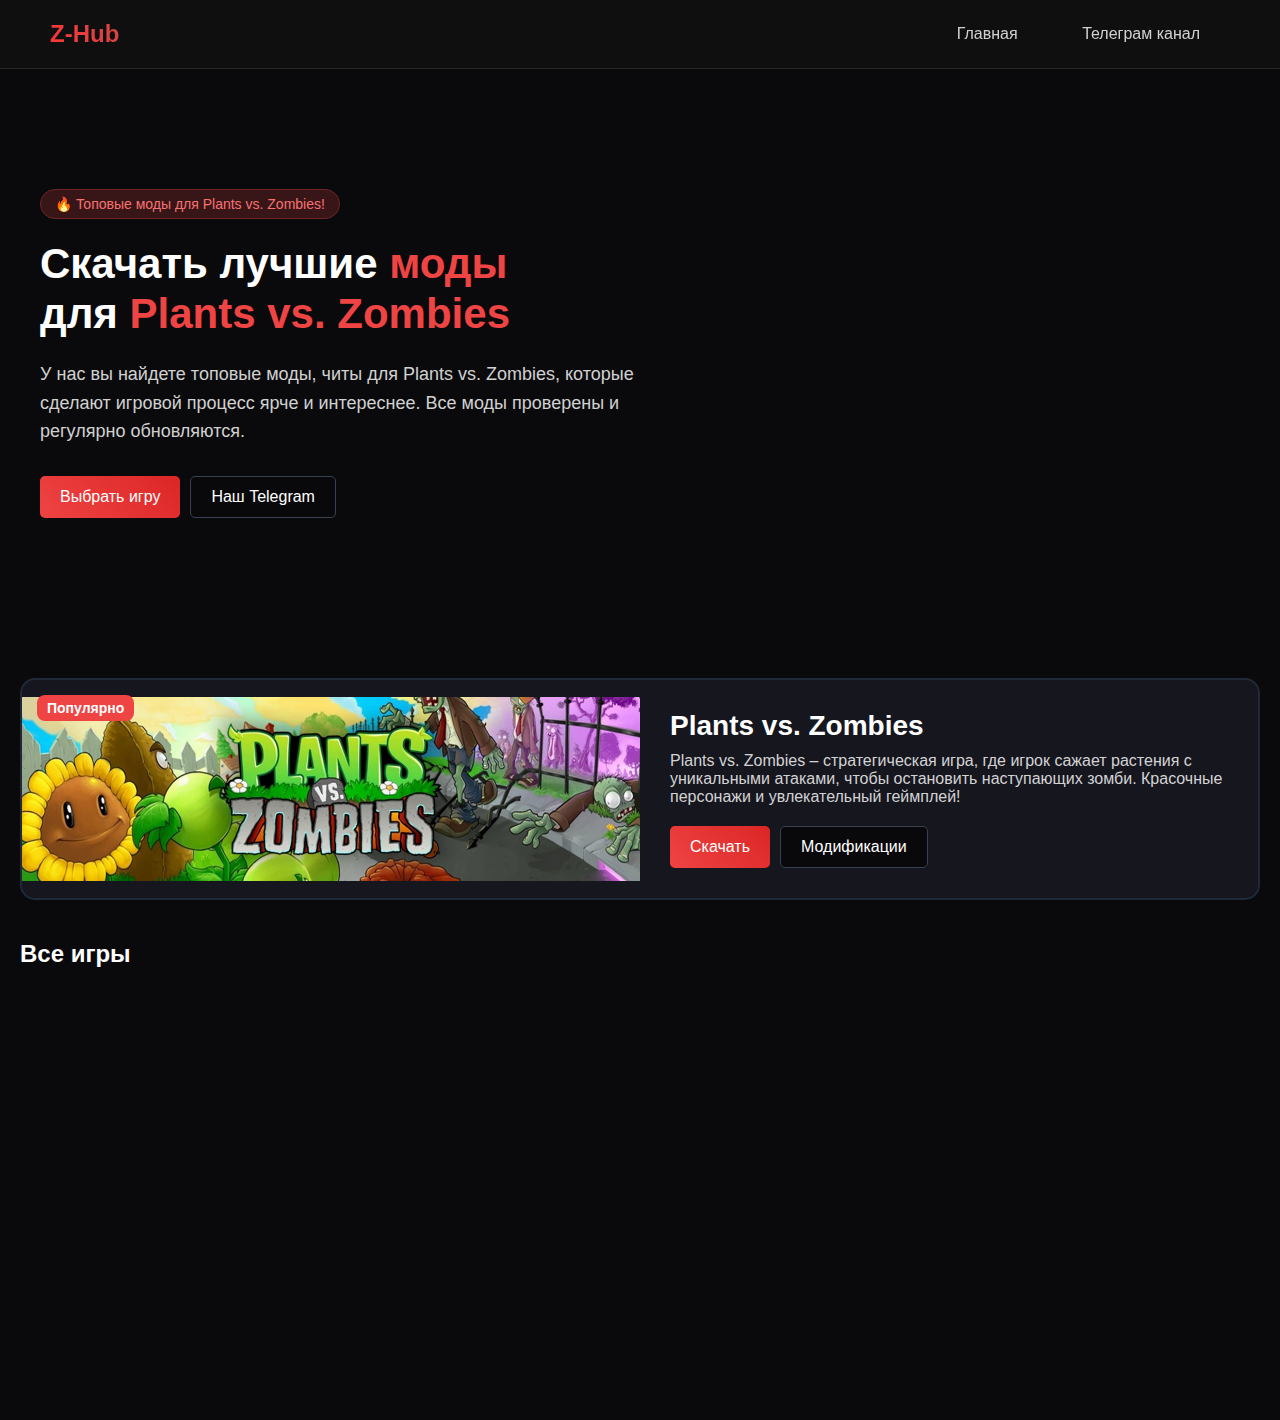
<file: index.html>
<!DOCTYPE html>
<html lang="en">
<head>
    <meta charset="UTF-8">
    <meta name="viewport" content="width=device-width, initial-scale=1.0">
    <title>Z-Hub</title>
    <link rel="icon" href="images/logo.webp" type="image/x-icon">
    <link rel="stylesheet" href="css/home.css">
</head>
<body>
  <header class="fade-in">
    <h1 class="gradient-text">Z-Hub</h1>
    <nav>
        <a href="#">Главная</a>
        <a href="https://t.me/Z_Hub_PvZ">Телеграм канал</a>
    </nav>
  </header>

  <section class="hero-section fade-in">
    <div class="hero-text">
      <div class="hero-badge">🔥 Топовые моды для Plants vs. Zombies!</div>
      <h1>Скачать лучшие <span class="highlight">моды</span><br />для <span class="highlight">Plants vs. Zombies</span></h1>
      <p>У нас вы найдете топовые моды, читы для Plants vs. Zombies, которые сделают игровой процесс ярче и интереснее. Все моды проверены и регулярно обновляются.</p>
      <div class="btn-group">
        <a id="chooseGameBtn" class="btn btn-gradient">Выбрать игру</a>
        <a href="https://t.me/Z_Hub_PvZ" class="btn btn-gray" target="_blank">Наш Telegram</a>
      </div>
    </div>
    <div class="hero-video">
      <iframe src="https://www.youtube.com/embed/EKpSnKtR7GM" title="YouTube video" frameborder="0" allow="accelerometer; autoplay; clipboard-write; encrypted-media; gyroscope; picture-in-picture" allowfullscreen></iframe>
    </div>
  </section>

  <div class="container fade-in">
    <div class="featured-game fade-in">
      <div class="badge">Популярно</div>
      <img src="images/PlantsvsZombies_Popular.webp" alt="Plants vs. Zombies" />
      <div class="featured-game-content">
        <h2>Plants vs. Zombies</h2>
        <p>Plants vs. Zombies – стратегическая игра, где игрок сажает растения с уникальными атаками, чтобы остановить наступающих зомби. Красочные персонажи и увлекательный геймплей!</p>
        <div class="btn-group">
          <a href="https://www.xbox.com/nl-nl/games/store/plants-vs-zombies/br1d9cr82zm8" class="btn btn-gradient">Скачать</a>
          <a href="pvz_mods.html" class="btn btn-gray">Модификации</a>
        </div>
      </div>
    </div>

    <div id="games" class="popular-games">
      <h2>Все игры</h2>
      <div class="game-list">
        <div class="game-card fade-in" data-link="pvz_mods.html">
          <img src="images/PlantsvsZombies_Banner.webp" alt="Plants vs. Zombies" />
          <h3>Plants vs. Zombies</h3>
          <p>В этом удивительном мире растений и зомби тебе предстоит противостоять нежити, защищая дом Дейва.</p>
          <div class="bottom-info">
            <div class="gray-badge">оценка: 8.7/10</div>
            <div class="mods-count">12 модификаций</div>
          </div>
        </div>
        <div class="game-card fade-in">
          <img src="images/PlantsvsZombies2_Banner.webp" alt="Plants vs. Zombies 2" />
          <h3>Plants vs. Zombies 2</h3>
          <p>От родного дворика до Древнего Египта и пиратских морей.
Новая графика, новые зомби, новые растения.</p>
          <div class="bottom-info">
            <div class="gray-badge">оценка: 8.6/10</div>
            <div class="mods-count">0 модификаций</div>
          </div>
        </div>
        <div class="game-card fade-in">
          <img src="images/PlantsvsZombies3_Banner.webp" alt="Plants vs. Zombies 3" />
          <h3>Plants vs. Zombies 3</h3>
          <p>Зомби вернулись они выглядят круче, чем когда-либо!
Новая графика, обновлённый геймплей.</p>
          <div class="bottom-info">
            <div class="gray-badge">оценка: 4.5/10</div>
            <div class="mods-count">0 модификаций</div>
          </div>
        </div>
      </div>
    </div>
  </div>
  <script>
    document.getElementById('chooseGameBtn').addEventListener('click', function () {
      document.getElementById('games').scrollIntoView({ behavior: 'smooth' });
    });

    document.querySelectorAll('.game-card').forEach(card => {
      card.addEventListener('click', () => {
        const link = card.getAttribute('data-link');
        if (link) window.location.href = link;
      });
    });

    const fadeElements = document.querySelectorAll('.fade-in');
    const observer = new IntersectionObserver((entries) => {
      entries.forEach(entry => {
        if (entry.isIntersecting) {
          entry.target.classList.add('visible');
        }
      });
    }, { threshold: 0.1 });

    fadeElements.forEach(el => observer.observe(el));
  </script>
</body>
</html>
</file>
<file: css/home.css>
* {
      margin: 0;
      padding: 0;
      box-sizing: border-box;
    }
    html {
      scroll-behavior: smooth;
    }
    body {
      font-family: 'Segoe UI', sans-serif;
      background-color: #0a0a0c;
      color: #fff;
    }
    a {
      text-decoration: none;
    }
    .fade-in {
      opacity: 0;
      transform: translateY(20px);
      transition: opacity 0.8s ease, transform 0.8s ease;
    }
    .fade-in.visible {
      opacity: 1;
      transform: translateY(0);
    }


    header {
      display: flex;
      justify-content: space-between;
      align-items: center;
      padding: 20px 50px;
      background-color: rgba(18, 18, 18, 0.6);
      backdrop-filter: blur(12px);
      -webkit-backdrop-filter: blur(12px);
      position: sticky;
      top: 0;
      z-index: 10;
      border-bottom: 1px solid rgba(255, 255, 255, 0.1);
    }

    header a {
      text-decoration: none;
      color: #d1d1d1;
      font-size: 16px;
      margin: 0 15px;
      padding: 10px 15px;
      border-radius: 8px;
      transition: 0.3s;
    }

    header a:hover {
      color: #fff;
    }

    header h1 {
      font-size: 24px;
      color: #fff;
    }

    header nav a {
      text-decoration: none;
      color: #d1d1d1;
      font-size: 16px;
      margin: 0 15px;
      padding: 10px 15px;
      border-radius: 8px;
      transition: all 0.3s;
      position: relative;
    }

    header nav a:hover {
      color: #fff;
    }

    header nav a::after {
      content: '';
      position: absolute;
      bottom: 0;
      left: 50%;
      transform: translateX(-50%);
      width: 0;
      height: 2px;
      background: #ef4444;
      transition: width 0.3s;
    }

    header nav a:hover::after {
      width: 100%;
    }

    .gradient-text {
      background: linear-gradient(45deg, #ff3535, #ce4747);
      -webkit-background-clip: text;
      -webkit-text-fill-color: transparent;
      background-clip: text;
    }

    .hero-section {
      display: flex;
      align-items: center;
      justify-content: space-between;
      flex-wrap: wrap;
      max-width: 1550px;
      margin: 0 auto;
      padding: 120px 40px;
      gap: 40px;
    }
    .hero-text {
      max-width: 600px;
    }
    .hero-badge {
      background-color: #381618;
      border: 1px solid #702425;
      color: #f87171;
      padding: 6px 14px;
      font-size: 14px;
      display: inline-block;
      border-radius: 9999px;
      margin-bottom: 20px;
    }
    .hero-text h1 {
      font-size: 42px;
      line-height: 1.2;
      margin-bottom: 20px;
    }
    .hero-text .highlight {
      color: #ef4444;
    }
    .hero-text p {
      font-size: 18px;
      color: #d1d1d1;
      margin-bottom: 30px;
      line-height: 1.6;
    }
    .hero-video {
      position: relative;
      max-width: 560px;
      width: 100%;
    }
    .hero-video iframe {
      width: 100%;
      height: 315px;
      border-radius: 12px;
    }
    .video-caption {
      position: absolute;
      bottom: 10px;
      left: 10px;
      color: #fff;
      padding: 8px 12px;
      border-radius: 6px;
      font-size: 14px;
      backdrop-filter: blur(4px);
    }
    .container {
      max-width: 1550px;
      margin: 20px auto;
      padding: 20px;
    }
    .featured-game {
      display: flex;
      align-items: center;
      margin-bottom: 40px;
      background: #16161f;
      border-radius: 15px;
      overflow: hidden;
      position: relative;
      border: 2px solid #1f2937;
    }
    .featured-game img {
      width: 50%;
      object-fit: cover;
      transition: none;
      display: block;
    }
    .featured-game-content {
      padding: 30px;
      flex: 1;
    }
    .featured-game .badge {
      position: absolute;
      top: 15px;
      left: 15px;
      background: #ef4444;
      color: #fff;
      padding: 5px 10px;
      font-size: 14px;
      border-radius: 8px;
      font-weight: bold;
    }
    .featured-game h2 {
      font-size: 28px;
      margin-bottom: 10px;
    }
    .featured-game p {
      font-size: 16px;
      color: #d3d3d3;
      margin-bottom: 20px;
    }
    .btn-group {
      display: flex;
      gap: 10px;
      flex-wrap: wrap;
    }
    .btn {
      display: inline-flex;
      align-items: center;
      justify-content: center;
      padding: 10px 20px;
      font-size: 16px;
      border-radius: 8px;
      color: #fff;
      text-decoration: none;
      transition: 0.3s;
      cursor: pointer;
      user-select: none;
      height: 42px;
      line-height: 1;
    }
    .btn-gradient {
      background: linear-gradient(45deg, rgba(239,67,67), rgba(220,38,38));
      border-radius: 5px;
      transition: transform 0.3s;
    }
    .btn-gradient:hover {
      background: linear-gradient(45deg, rgba(220,38,38), rgba(185,28,28));
      transform: scale(1.05);
    }
    .btn-gray {
      background-color: #09090b;
      border: 1px solid #374151;
      border-radius: 5px;
      color: #fff;
      transition: border-color 0.3s;
    }
    .btn-gray:hover {
      background-color: #17171c;
      border-color: #ef4444;
    }

    .popular-games {
      margin-top: 20px;
    }
    .popular-games h2 {
      font-size: 24px;
      margin-bottom: 20px;
      color: #fff;
    }
    .game-list {
      display: flex;
      flex-wrap: wrap;
      gap: 20px;
    }
    .game-card {
      width: calc((100% - 3 * 20px) / 4);
      border-radius: 10px;
      overflow: hidden;
      text-align: left;
      background: #12121a;
      border: 2px solid #5a1c21;
      cursor: pointer;
      transition: transform 0.3s ease, border-color 0.3s ease;
      box-shadow: 0 4px 8px rgba(90, 28, 33, 0.6);
      display: flex;
      flex-direction: column;
    }
    .game-card:hover {
      border-color: #ef4444;
      transform: translateY(-5px);
      box-shadow: none;
    }
    .game-card img {
      width: 100%;
      height: 200px;
      object-fit: cover;
      transition: transform 0.3s ease;
      display: block;
      pointer-events: none;
    }
    .game-card:hover img {
      transform: scale(1.05);
    }
    .game-card:hover h3 {
      color: #ef4444;
    }
    .game-card h3 {
      padding: 20px 20px 0;
      font-size: 18px;
      color: #fff;
    }
    .game-card p {
      font-size: 16px;
      color: #9ca3af;
      padding: 5px 20px 15px;
    }
    .bottom-info {
      display: flex;
      justify-content: space-between;
      align-items: center;
      padding: 5px 20px 20px;
      margin-top: auto;
    }
    .gray-badge {
      background: #1f2937;
      padding: 8px 12px;
      border-radius: 5px;
      font-size: 12px;
      color: #9ca3af;
      font-weight: 600;
      text-transform: capitalize;
    }
    .mods-count {
      font-size: 12px;
      color: #575c69;
      font-weight: 600;
    }
      @media (max-width: 1200px) {
          .hero-section {
              padding: 80px 20px;
              gap: 30px;
          }

          .hero-text h1 {
              font-size: 36px;
          }

          .hero-video iframe {
              height: 280px;
          }

          .featured-game {
              flex-direction: column;
          }

              .featured-game img {
                  width: 100%;
                  height: auto;
              }

          .featured-game-content {
              padding: 20px;
          }

          .game-card {
              width: calc((100% - 2 * 20px) / 3);
          }
      }

      @media (max-width: 900px) {
          header {
              padding: 15px 30px;
          }

              header h1 {
                  font-size: 20px;
              }

              header nav a {
                  margin: 0 10px;
                  padding: 8px 12px;
                  font-size: 14px;
              }

          .hero-section {
              flex-direction: column;
              align-items: flex-start;
              padding: 60px 15px;
              gap: 25px;
          }

          .hero-text {
              max-width: 100%;
          }

              .hero-text h1 {
                  font-size: 30px;
              }

          .hero-video {
              max-width: 100%;
              width: 100%;
          }

              .hero-video iframe {
                  height: 220px;
              }

          .featured-game img {
              height: 200px;
          }

          .game-card {
              width: calc((100% - 20px) / 2);
          }
      }

      @media (max-width: 600px) {
          header {
              flex-direction: column;
              align-items: flex-start;
              gap: 10px;
          }

              header nav {
                  width: 100%;
                  display: flex;
                  flex-wrap: wrap;
                  gap: 8px;
              }

                  header nav a {
                      flex: 1 1 calc(50% - 8px);
                      margin: 0;
                      padding: 10px 5px;
                      font-size: 14px;
                      text-align: center;
                  }

          .hero-section {
              padding: 40px 15px;
          }

          .hero-text h1 {
              font-size: 26px;
          }

          .hero-video iframe {
              height: 180px;
          }

          .featured-game {
              flex-direction: column;
          }

              .featured-game img {
                  width: 100%;
                  height: auto;
              }

          .featured-game-content {
              padding: 15px;
          }

          .game-card {
              width: 100%;
          }

              .game-card img {
                  height: 180px;
              }
      }

      @media (max-width: 400px) {
          header h1 {
              font-size: 18px;
          }

          header nav a {
              font-size: 12px;
              padding: 8px 6px;
          }

          .hero-text h1 {
              font-size: 22px;
          }

          .hero-text p {
              font-size: 16px;
          }

          .hero-video iframe {
              height: 140px;
          }

          .featured-game h2 {
              font-size: 22px;
          }

          .featured-game p,
          .game-card p {
              font-size: 14px;
          }

          .btn {
              font-size: 14px;
              padding: 8px 12px;
              height: 36px;
          }
      }
</file>
